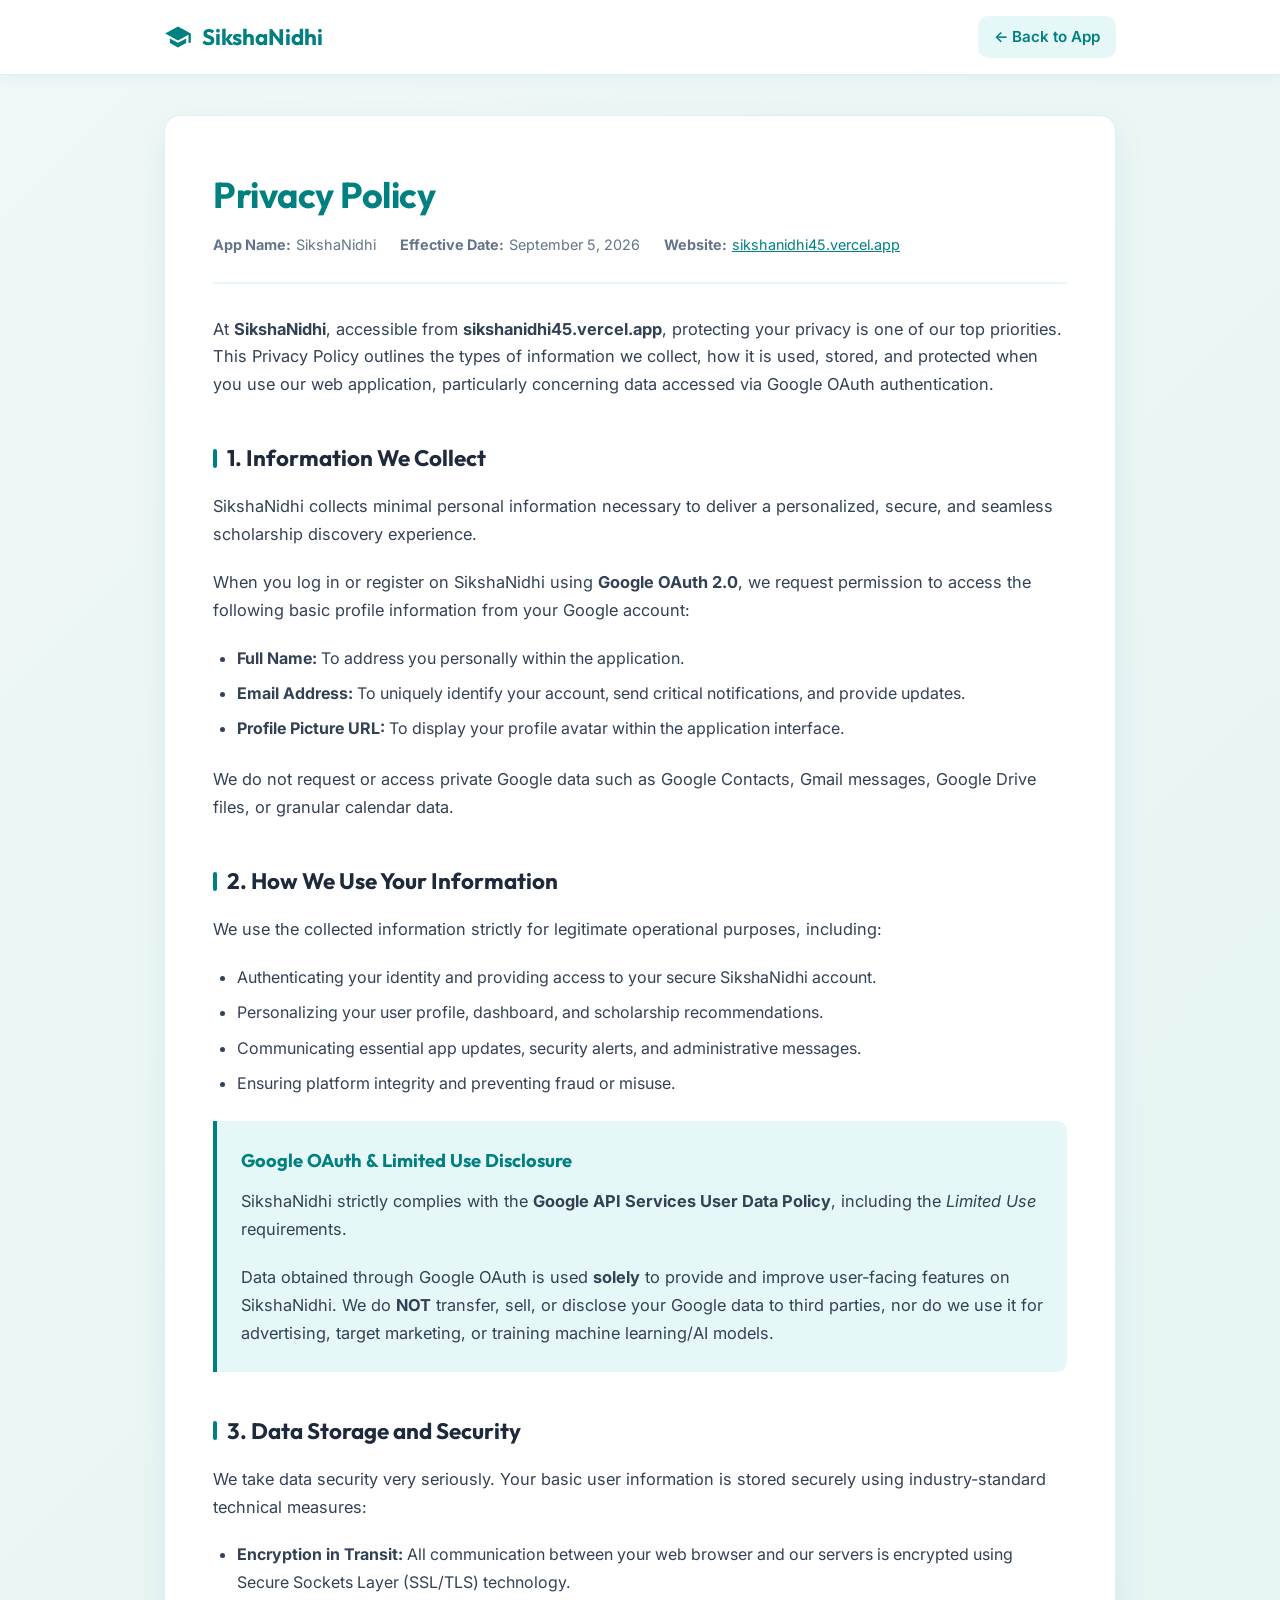
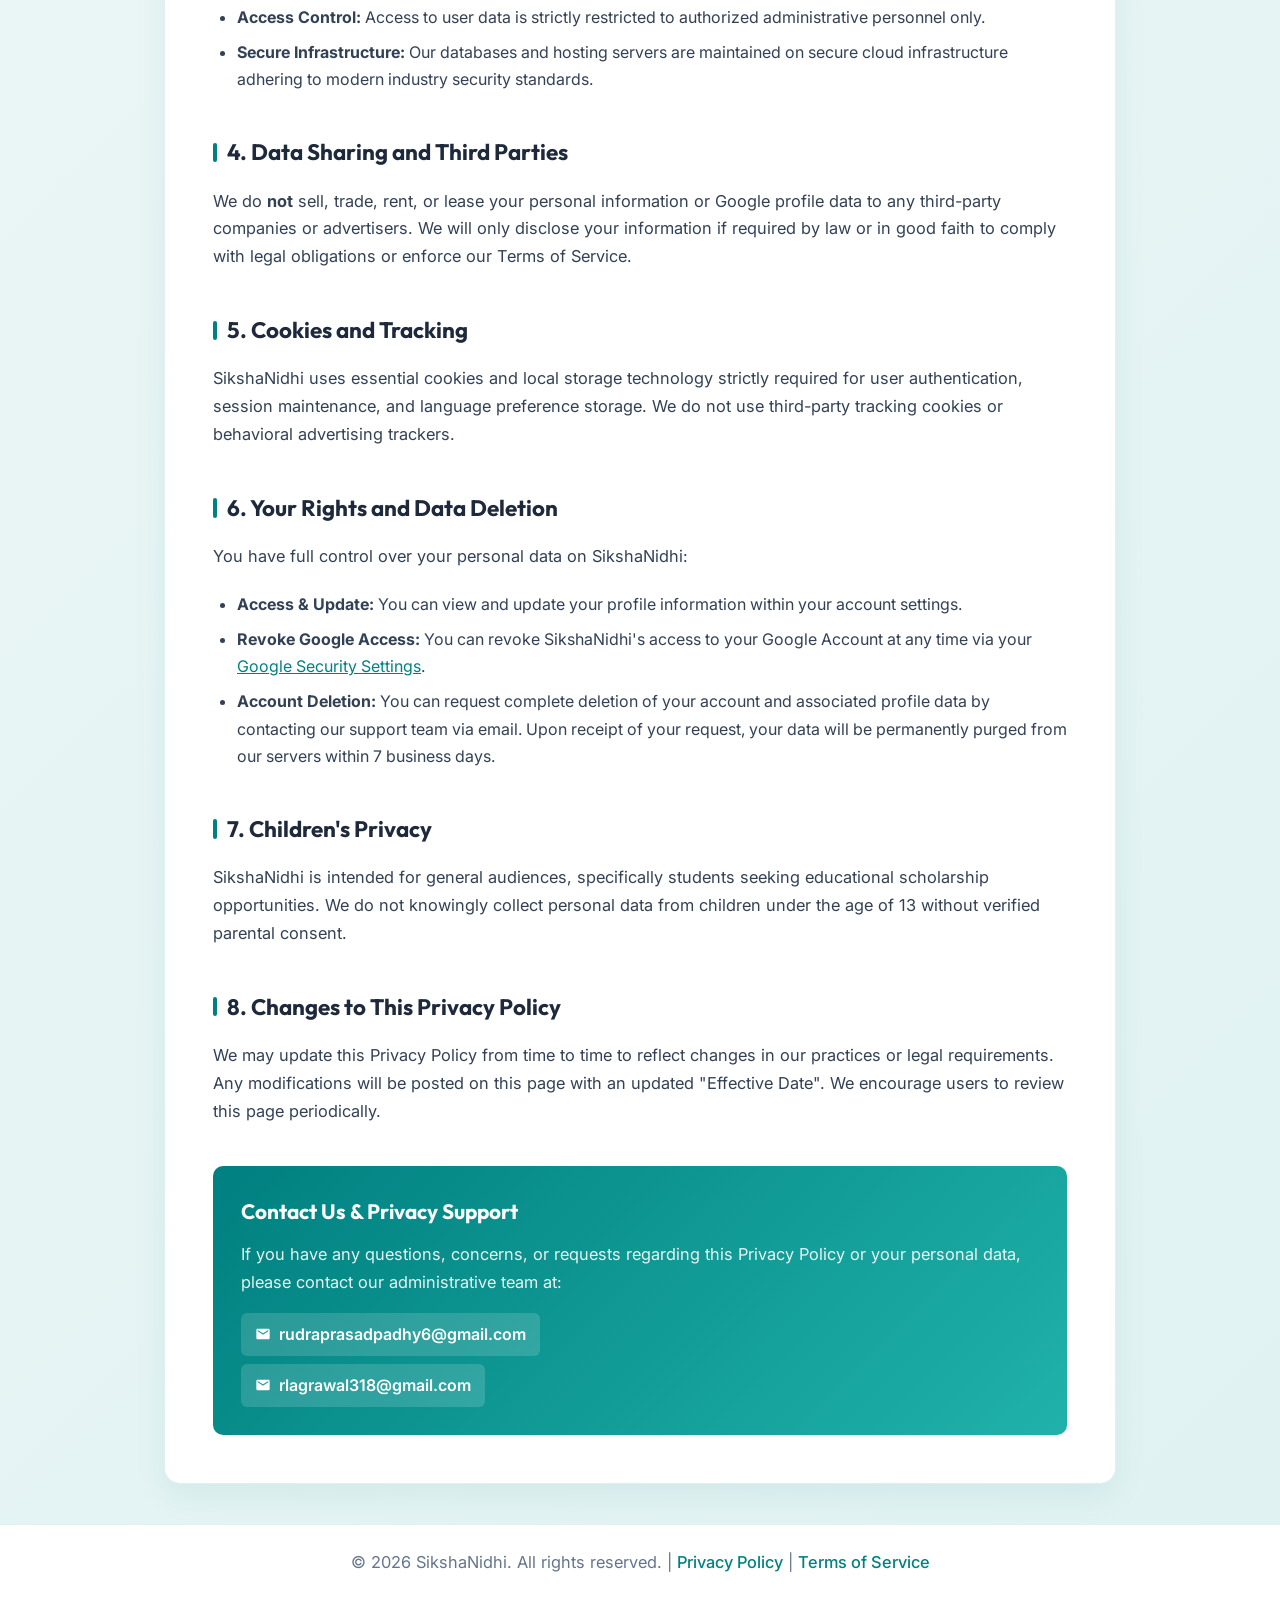
<file: privacy.html>
<!DOCTYPE html>
<html lang="en">
<head>
    <meta charset="UTF-8">
    <meta name="viewport" content="width=device-width, initial-scale=1.0">
    <title>Privacy Policy - SikshaNidhi</title>
    <meta name="description" content="Privacy Policy for SikshaNidhi application detailing how user data and Google OAuth information are collected, used, and protected.">
    <link rel="preconnect" href="https://fonts.googleapis.com">
    <link rel="preconnect" href="https://fonts.gstatic.com" crossorigin>
    <link href="https://fonts.googleapis.com/css2?family=Inter:wght@300;400;500;600;700&family=Outfit:wght@500;600;700;800&display=swap" rel="stylesheet">
    <style>
        :root {
            --primary-teal: #008080;
            --soft-teal: #20b2aa;
            --light-teal: #e6f7f7;
            --accent-aqua: #00c9a7;
            --dark-text: #1e293b;
            --body-text: #334155;
            --muted-text: #64748b;
            --bg-gradient: linear-gradient(135deg, #f0f7f7 0%, #e0f2f2 100%);
            --card-bg: #ffffff;
            --border-color: rgba(0, 128, 128, 0.12);
            --shadow-sm: 0 4px 12px rgba(0, 128, 128, 0.05);
            --shadow-md: 0 12px 32px rgba(0, 128, 128, 0.08);
            --radius-lg: 16px;
            --radius-md: 10px;
        }

        * {
            margin: 0;
            padding: 0;
            box-sizing: border-box;
            font-family: 'Inter', -apple-system, BlinkMacSystemFont, sans-serif;
        }

        body {
            background: var(--bg-gradient);
            color: var(--body-text);
            line-height: 1.7;
            min-height: 100vh;
            display: flex;
            flex-direction: column;
        }

        /* Navbar Header */
        header {
            background: var(--card-bg);
            border-bottom: 1px solid var(--border-color);
            position: sticky;
            top: 0;
            z-index: 100;
            box-shadow: var(--shadow-sm);
        }

        .nav-container {
            max-width: 1000px;
            margin: 0 auto;
            padding: 1rem 1.5rem;
            display: flex;
            justify-content: space-between;
            align-items: center;
        }

        .brand-logo {
            display: flex;
            align-items: center;
            gap: 10px;
            text-decoration: none;
            color: var(--primary-teal);
            font-family: 'Outfit', sans-serif;
            font-size: 1.4rem;
            font-weight: 700;
        }

        .brand-logo svg {
            width: 28px;
            height: 28px;
            fill: var(--primary-teal);
        }

        .back-link {
            color: var(--primary-teal);
            text-decoration: none;
            font-weight: 600;
            font-size: 0.95rem;
            display: flex;
            align-items: center;
            gap: 6px;
            padding: 8px 16px;
            border-radius: var(--radius-md);
            background: var(--light-teal);
            transition: all 0.2s ease;
        }

        .back-link:hover {
            background: var(--soft-teal);
            color: #ffffff;
        }

        /* Main Wrapper */
        main {
            flex: 1;
            max-width: 1000px;
            width: 100%;
            margin: 2.5rem auto;
            padding: 0 1.5rem;
        }

        /* Policy Container Card */
        .policy-card {
            background: var(--card-bg);
            border-radius: var(--radius-lg);
            border: 1px solid var(--border-color);
            box-shadow: var(--shadow-md);
            padding: 3rem;
        }

        .policy-header {
            border-bottom: 2px solid var(--light-teal);
            padding-bottom: 1.5rem;
            margin-bottom: 2rem;
        }

        h1 {
            font-family: 'Outfit', sans-serif;
            font-size: 2.25rem;
            color: var(--primary-teal);
            margin-bottom: 0.5rem;
            letter-spacing: -0.5px;
        }

        .meta-info {
            font-size: 0.9rem;
            color: var(--muted-text);
            display: flex;
            gap: 1.5rem;
            flex-wrap: wrap;
        }

        .meta-info span {
            display: flex;
            align-items: center;
            gap: 5px;
        }

        /* Content Typography */
        h2 {
            font-family: 'Outfit', sans-serif;
            font-size: 1.4rem;
            color: var(--dark-text);
            margin: 2rem 0 1rem 0;
            padding-top: 0.5rem;
            display: flex;
            align-items: center;
            gap: 10px;
        }

        h2::before {
            content: '';
            display: inline-block;
            width: 4px;
            height: 1.2rem;
            background: var(--primary-teal);
            border-radius: 4px;
        }

        p {
            margin-bottom: 1.25rem;
            font-size: 1.025rem;
        }

        ul {
            margin-bottom: 1.5rem;
            padding-left: 1.5rem;
        }

        li {
            margin-bottom: 0.5rem;
            font-size: 1rem;
        }

        /* Highlight Box for Google OAuth */
        .highlight-box {
            background: var(--light-teal);
            border-left: 4px solid var(--primary-teal);
            border-radius: 0 var(--radius-md) var(--radius-md) 0;
            padding: 1.5rem;
            margin: 1.5rem 0;
        }

        .highlight-box h3 {
            font-family: 'Outfit', sans-serif;
            color: var(--primary-teal);
            font-size: 1.15rem;
            margin-bottom: 0.75rem;
        }

        .highlight-box p:last-child {
            margin-bottom: 0;
        }

        /* Contact Box */
        .contact-card {
            background: linear-gradient(135deg, var(--primary-teal) 0%, var(--soft-teal) 100%);
            color: #ffffff;
            border-radius: var(--radius-md);
            padding: 1.75rem;
            margin-top: 2.5rem;
        }

        .contact-card h3 {
            font-family: 'Outfit', sans-serif;
            font-size: 1.3rem;
            margin-bottom: 0.75rem;
        }

        .contact-card p {
            color: rgba(255, 255, 255, 0.9);
            margin-bottom: 1rem;
        }

        .email-list {
            display: flex;
            flex-direction: column;
            gap: 0.5rem;
        }

        .email-item {
            color: #ffffff;
            text-decoration: none;
            font-weight: 600;
            display: inline-flex;
            align-items: center;
            gap: 8px;
            background: rgba(255, 255, 255, 0.15);
            padding: 8px 14px;
            border-radius: 6px;
            width: fit-content;
            transition: background 0.2s ease;
        }

        .email-item:hover {
            background: rgba(255, 255, 255, 0.3);
        }

        /* Footer */
        footer {
            background: var(--card-bg);
            border-top: 1px solid var(--border-color);
            padding: 1.5rem 0;
            text-align: center;
            font-size: 0.9rem;
            color: var(--muted-text);
            margin-top: auto;
        }

        footer a {
            color: var(--primary-teal);
            text-decoration: none;
            font-weight: 500;
        }

        footer a:hover {
            text-decoration: underline;
        }

        /* Responsive Breakpoints */
        @media (max-width: 768px) {
            main {
                margin: 1.25rem auto;
                padding: 0 1rem;
            }

            .policy-card {
                padding: 1.75rem 1.25rem;
            }

            h1 {
                font-size: 1.75rem;
            }

            h2 {
                font-size: 1.2rem;
            }

            .email-item {
                width: 100%;
            }
        }
    </style>
</head>
<body>

    <!-- Header Navigation -->
    <header>
        <div class="nav-container">
            <a href="https://sikshanidhi45.vercel.app" class="brand-logo">
                <svg viewBox="0 0 24 24">
                    <path d="M12 3L1 9l11 6 9-4.91V17h2V9L12 3zM5 13.18v4L12 21l7-3.82v-4L12 17l-7-3.82z"/>
                </svg>
                SikshaNidhi
            </a>
            <a href="https://sikshanidhi45.vercel.app" class="back-link">
                &larr; Back to App
            </a>
        </div>
    </header>

    <!-- Main Content -->
    <main>
        <div class="policy-card">
            <div class="policy-header">
                <h1>Privacy Policy</h1>
                <div class="meta-info">
                    <span><strong>App Name:</strong> SikshaNidhi</span>
                    <span><strong>Effective Date:</strong> September 5, 2026</span>
                    <span><strong>Website:</strong> <a href="https://sikshanidhi45.vercel.app" style="color: var(--primary-teal);">sikshanidhi45.vercel.app</a></span>
                </div>
            </div>

            <p>At <strong>SikshaNidhi</strong>, accessible from <strong>sikshanidhi45.vercel.app</strong>, protecting your privacy is one of our top priorities. This Privacy Policy outlines the types of information we collect, how it is used, stored, and protected when you use our web application, particularly concerning data accessed via Google OAuth authentication.</p>

            <h2>1. Information We Collect</h2>
            <p>SikshaNidhi collects minimal personal information necessary to deliver a personalized, secure, and seamless scholarship discovery experience.</p>
            <p>When you log in or register on SikshaNidhi using <strong>Google OAuth 2.0</strong>, we request permission to access the following basic profile information from your Google account:</p>
            <ul>
                <li><strong>Full Name:</strong> To address you personally within the application.</li>
                <li><strong>Email Address:</strong> To uniquely identify your account, send critical notifications, and provide updates.</li>
                <li><strong>Profile Picture URL:</strong> To display your profile avatar within the application interface.</li>
            </ul>
            <p>We do not request or access private Google data such as Google Contacts, Gmail messages, Google Drive files, or granular calendar data.</p>

            <h2>2. How We Use Your Information</h2>
            <p>We use the collected information strictly for legitimate operational purposes, including:</p>
            <ul>
                <li>Authenticating your identity and providing access to your secure SikshaNidhi account.</li>
                <li>Personalizing your user profile, dashboard, and scholarship recommendations.</li>
                <li>Communicating essential app updates, security alerts, and administrative messages.</li>
                <li>Ensuring platform integrity and preventing fraud or misuse.</li>
            </ul>

            <div class="highlight-box">
                <h3>Google OAuth & Limited Use Disclosure</h3>
                <p>SikshaNidhi strictly complies with the <strong>Google API Services User Data Policy</strong>, including the <em>Limited Use</em> requirements.</p>
                <p>Data obtained through Google OAuth is used <strong>solely</strong> to provide and improve user-facing features on SikshaNidhi. We do <strong>NOT</strong> transfer, sell, or disclose your Google data to third parties, nor do we use it for advertising, target marketing, or training machine learning/AI models.</p>
            </div>

            <h2>3. Data Storage and Security</h2>
            <p>We take data security very seriously. Your basic user information is stored securely using industry-standard technical measures:</p>
            <ul>
                <li><strong>Encryption in Transit:</strong> All communication between your web browser and our servers is encrypted using Secure Sockets Layer (SSL/TLS) technology.</li>
                <li><strong>Access Control:</strong> Access to user data is strictly restricted to authorized administrative personnel only.</li>
                <li><strong>Secure Infrastructure:</strong> Our databases and hosting servers are maintained on secure cloud infrastructure adhering to modern industry security standards.</li>
            </ul>

            <h2>4. Data Sharing and Third Parties</h2>
            <p>We do <strong>not</strong> sell, trade, rent, or lease your personal information or Google profile data to any third-party companies or advertisers. We will only disclose your information if required by law or in good faith to comply with legal obligations or enforce our Terms of Service.</p>

            <h2>5. Cookies and Tracking</h2>
            <p>SikshaNidhi uses essential cookies and local storage technology strictly required for user authentication, session maintenance, and language preference storage. We do not use third-party tracking cookies or behavioral advertising trackers.</p>

            <h2>6. Your Rights and Data Deletion</h2>
            <p>You have full control over your personal data on SikshaNidhi:</p>
            <ul>
                <li><strong>Access & Update:</strong> You can view and update your profile information within your account settings.</li>
                <li><strong>Revoke Google Access:</strong> You can revoke SikshaNidhi's access to your Google Account at any time via your <a href="https://myaccount.google.com/permissions" target="_blank" rel="noopener noreferrer" style="color: var(--primary-teal);">Google Security Settings</a>.</li>
                <li><strong>Account Deletion:</strong> You can request complete deletion of your account and associated profile data by contacting our support team via email. Upon receipt of your request, your data will be permanently purged from our servers within 7 business days.</li>
            </ul>

            <h2>7. Children's Privacy</h2>
            <p>SikshaNidhi is intended for general audiences, specifically students seeking educational scholarship opportunities. We do not knowingly collect personal data from children under the age of 13 without verified parental consent.</p>

            <h2>8. Changes to This Privacy Policy</h2>
            <p>We may update this Privacy Policy from time to time to reflect changes in our practices or legal requirements. Any modifications will be posted on this page with an updated "Effective Date". We encourage users to review this page periodically.</p>

            <div class="contact-card">
                <h3>Contact Us & Privacy Support</h3>
                <p>If you have any questions, concerns, or requests regarding this Privacy Policy or your personal data, please contact our administrative team at:</p>
                <div class="email-list">
                    <a href="mailto:rudraprasadpadhy6@gmail.com" class="email-item">
                        <svg width="16" height="16" fill="currentColor" viewBox="0 0 24 24"><path d="M20 4H4c-1.1 0-1.99.9-1.99 2L2 18c0 1.1.9 2 2 2h16c1.1 0 2-.9 2-2V6c0-1.1-.9-2-2-2zm0 4l-8 5-8-5V6l8 5 8-5v2z"/></svg>
                        rudraprasadpadhy6@gmail.com
                    </a>
                    <a href="mailto:rlagrawal318@gmail.com" class="email-item">
                        <svg width="16" height="16" fill="currentColor" viewBox="0 0 24 24"><path d="M20 4H4c-1.1 0-1.99.9-1.99 2L2 18c0 1.1.9 2 2 2h16c1.1 0 2-.9 2-2V6c0-1.1-.9-2-2-2zm0 4l-8 5-8-5V6l8 5 8-5v2z"/></svg>
                        rlagrawal318@gmail.com
                    </a>
                </div>
            </div>
        </div>
    </main>

    <!-- Footer -->
    <footer>
        <div class="container">
            <p>&copy; 2026 SikshaNidhi. All rights reserved. | <a href="privacy.html">Privacy Policy</a> | <a href="terms.html">Terms of Service</a></p>
        </div>
    </footer>

</body>
</html>
</file>
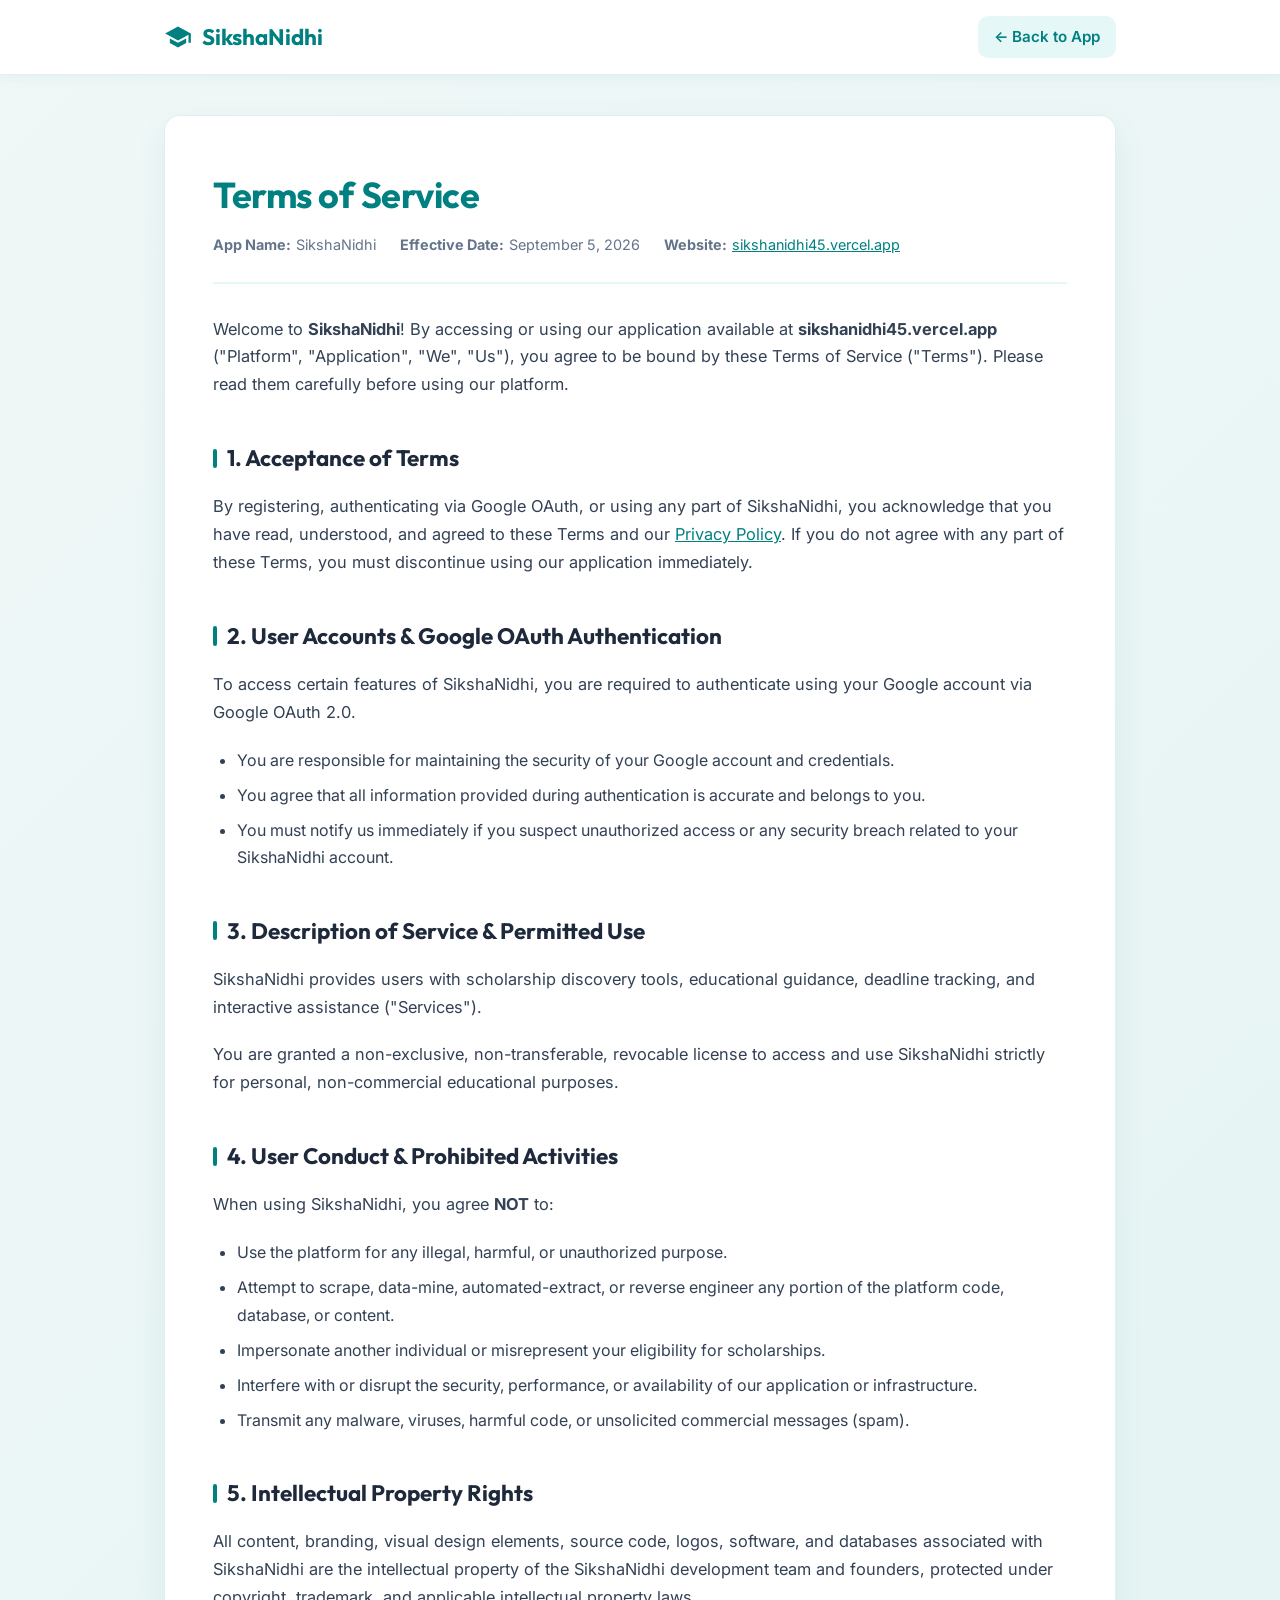
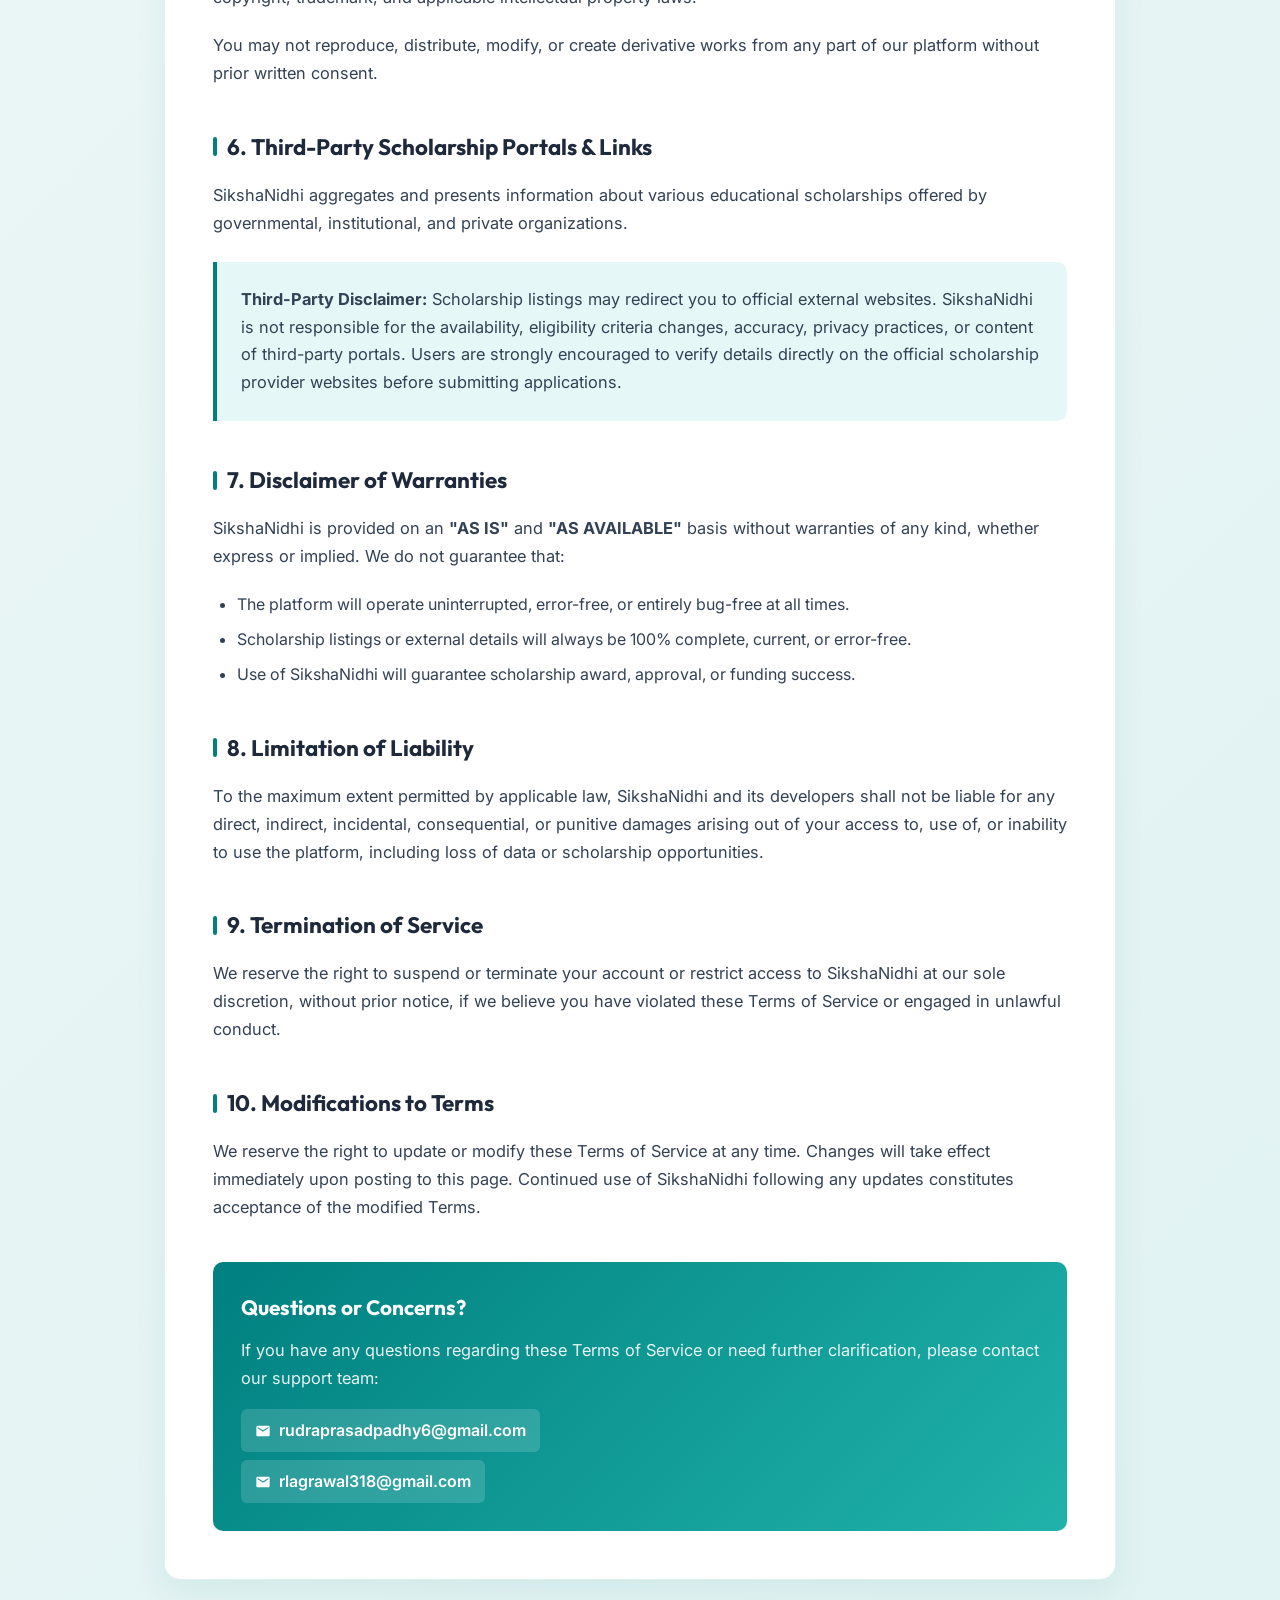
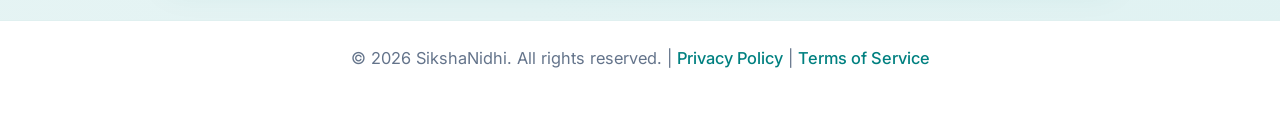
<file: terms.html>
<!DOCTYPE html>
<html lang="en">
<head>
    <meta charset="UTF-8">
    <meta name="viewport" content="width=device-width, initial-scale=1.0">
    <title>Terms of Service - SikshaNidhi</title>
    <meta name="description" content="Terms of Service for SikshaNidhi application governing the use of our scholarship guidance platform and services.">
    <link rel="preconnect" href="https://fonts.googleapis.com">
    <link rel="preconnect" href="https://fonts.gstatic.com" crossorigin>
    <link href="https://fonts.googleapis.com/css2?family=Inter:wght@300;400;500;600;700&family=Outfit:wght@500;600;700;800&display=swap" rel="stylesheet">
    <style>
        :root {
            --primary-teal: #008080;
            --soft-teal: #20b2aa;
            --light-teal: #e6f7f7;
            --accent-aqua: #00c9a7;
            --dark-text: #1e293b;
            --body-text: #334155;
            --muted-text: #64748b;
            --bg-gradient: linear-gradient(135deg, #f0f7f7 0%, #e0f2f2 100%);
            --card-bg: #ffffff;
            --border-color: rgba(0, 128, 128, 0.12);
            --shadow-sm: 0 4px 12px rgba(0, 128, 128, 0.05);
            --shadow-md: 0 12px 32px rgba(0, 128, 128, 0.08);
            --radius-lg: 16px;
            --radius-md: 10px;
        }

        * {
            margin: 0;
            padding: 0;
            box-sizing: border-box;
            font-family: 'Inter', -apple-system, BlinkMacSystemFont, sans-serif;
        }

        body {
            background: var(--bg-gradient);
            color: var(--body-text);
            line-height: 1.7;
            min-height: 100vh;
            display: flex;
            flex-direction: column;
        }

        /* Navbar Header */
        header {
            background: var(--card-bg);
            border-bottom: 1px solid var(--border-color);
            position: sticky;
            top: 0;
            z-index: 100;
            box-shadow: var(--shadow-sm);
        }

        .nav-container {
            max-width: 1000px;
            margin: 0 auto;
            padding: 1rem 1.5rem;
            display: flex;
            justify-content: space-between;
            align-items: center;
        }

        .brand-logo {
            display: flex;
            align-items: center;
            gap: 10px;
            text-decoration: none;
            color: var(--primary-teal);
            font-family: 'Outfit', sans-serif;
            font-size: 1.4rem;
            font-weight: 700;
        }

        .brand-logo svg {
            width: 28px;
            height: 28px;
            fill: var(--primary-teal);
        }

        .back-link {
            color: var(--primary-teal);
            text-decoration: none;
            font-weight: 600;
            font-size: 0.95rem;
            display: flex;
            align-items: center;
            gap: 6px;
            padding: 8px 16px;
            border-radius: var(--radius-md);
            background: var(--light-teal);
            transition: all 0.2s ease;
        }

        .back-link:hover {
            background: var(--soft-teal);
            color: #ffffff;
        }

        /* Main Wrapper */
        main {
            flex: 1;
            max-width: 1000px;
            width: 100%;
            margin: 2.5rem auto;
            padding: 0 1.5rem;
        }

        /* Terms Container Card */
        .terms-card {
            background: var(--card-bg);
            border-radius: var(--radius-lg);
            border: 1px solid var(--border-color);
            box-shadow: var(--shadow-md);
            padding: 3rem;
        }

        .terms-header {
            border-bottom: 2px solid var(--light-teal);
            padding-bottom: 1.5rem;
            margin-bottom: 2rem;
        }

        h1 {
            font-family: 'Outfit', sans-serif;
            font-size: 2.25rem;
            color: var(--primary-teal);
            margin-bottom: 0.5rem;
            letter-spacing: -0.5px;
        }

        .meta-info {
            font-size: 0.9rem;
            color: var(--muted-text);
            display: flex;
            gap: 1.5rem;
            flex-wrap: wrap;
        }

        .meta-info span {
            display: flex;
            align-items: center;
            gap: 5px;
        }

        /* Content Typography */
        h2 {
            font-family: 'Outfit', sans-serif;
            font-size: 1.4rem;
            color: var(--dark-text);
            margin: 2rem 0 1rem 0;
            padding-top: 0.5rem;
            display: flex;
            align-items: center;
            gap: 10px;
        }

        h2::before {
            content: '';
            display: inline-block;
            width: 4px;
            height: 1.2rem;
            background: var(--primary-teal);
            border-radius: 4px;
        }

        p {
            margin-bottom: 1.25rem;
            font-size: 1.025rem;
        }

        ul {
            margin-bottom: 1.5rem;
            padding-left: 1.5rem;
        }

        li {
            margin-bottom: 0.5rem;
            font-size: 1rem;
        }

        /* Highlight Box */
        .highlight-box {
            background: var(--light-teal);
            border-left: 4px solid var(--primary-teal);
            border-radius: 0 var(--radius-md) var(--radius-md) 0;
            padding: 1.5rem;
            margin: 1.5rem 0;
        }

        .highlight-box p:last-child {
            margin-bottom: 0;
        }

        /* Contact Box */
        .contact-card {
            background: linear-gradient(135deg, var(--primary-teal) 0%, var(--soft-teal) 100%);
            color: #ffffff;
            border-radius: var(--radius-md);
            padding: 1.75rem;
            margin-top: 2.5rem;
        }

        .contact-card h3 {
            font-family: 'Outfit', sans-serif;
            font-size: 1.3rem;
            margin-bottom: 0.75rem;
        }

        .contact-card p {
            color: rgba(255, 255, 255, 0.9);
            margin-bottom: 1rem;
        }

        .email-list {
            display: flex;
            flex-direction: column;
            gap: 0.5rem;
        }

        .email-item {
            color: #ffffff;
            text-decoration: none;
            font-weight: 600;
            display: inline-flex;
            align-items: center;
            gap: 8px;
            background: rgba(255, 255, 255, 0.15);
            padding: 8px 14px;
            border-radius: 6px;
            width: fit-content;
            transition: background 0.2s ease;
        }

        .email-item:hover {
            background: rgba(255, 255, 255, 0.3);
        }

        /* Footer */
        footer {
            background: var(--card-bg);
            border-top: 1px solid var(--border-color);
            padding: 1.5rem 0;
            text-align: center;
            font-size: 0.9rem;
            color: var(--muted-text);
            margin-top: auto;
        }

        footer a {
            color: var(--primary-teal);
            text-decoration: none;
            font-weight: 500;
        }

        footer a:hover {
            text-decoration: underline;
        }

        /* Responsive Breakpoints */
        @media (max-width: 768px) {
            main {
                margin: 1.25rem auto;
                padding: 0 1rem;
            }

            .terms-card {
                padding: 1.75rem 1.25rem;
            }

            h1 {
                font-size: 1.75rem;
            }

            h2 {
                font-size: 1.2rem;
            }

            .email-item {
                width: 100%;
            }
        }
    </style>
</head>
<body>

    <!-- Header Navigation -->
    <header>
        <div class="nav-container">
            <a href="https://sikshanidhi45.vercel.app" class="brand-logo">
                <svg viewBox="0 0 24 24">
                    <path d="M12 3L1 9l11 6 9-4.91V17h2V9L12 3zM5 13.18v4L12 21l7-3.82v-4L12 17l-7-3.82z"/>
                </svg>
                SikshaNidhi
            </a>
            <a href="https://sikshanidhi45.vercel.app" class="back-link">
                &larr; Back to App
            </a>
        </div>
    </header>

    <!-- Main Content -->
    <main>
        <div class="terms-card">
            <div class="terms-header">
                <h1>Terms of Service</h1>
                <div class="meta-info">
                    <span><strong>App Name:</strong> SikshaNidhi</span>
                    <span><strong>Effective Date:</strong> September 5, 2026</span>
                    <span><strong>Website:</strong> <a href="https://sikshanidhi45.vercel.app" style="color: var(--primary-teal);">sikshanidhi45.vercel.app</a></span>
                </div>
            </div>

            <p>Welcome to <strong>SikshaNidhi</strong>! By accessing or using our application available at <strong>sikshanidhi45.vercel.app</strong> ("Platform", "Application", "We", "Us"), you agree to be bound by these Terms of Service ("Terms"). Please read them carefully before using our platform.</p>

            <h2>1. Acceptance of Terms</h2>
            <p>By registering, authenticating via Google OAuth, or using any part of SikshaNidhi, you acknowledge that you have read, understood, and agreed to these Terms and our <a href="privacy.html" style="color: var(--primary-teal);">Privacy Policy</a>. If you do not agree with any part of these Terms, you must discontinue using our application immediately.</p>

            <h2>2. User Accounts & Google OAuth Authentication</h2>
            <p>To access certain features of SikshaNidhi, you are required to authenticate using your Google account via Google OAuth 2.0.</p>
            <ul>
                <li>You are responsible for maintaining the security of your Google account and credentials.</li>
                <li>You agree that all information provided during authentication is accurate and belongs to you.</li>
                <li>You must notify us immediately if you suspect unauthorized access or any security breach related to your SikshaNidhi account.</li>
            </ul>

            <h2>3. Description of Service & Permitted Use</h2>
            <p>SikshaNidhi provides users with scholarship discovery tools, educational guidance, deadline tracking, and interactive assistance ("Services").</p>
            <p>You are granted a non-exclusive, non-transferable, revocable license to access and use SikshaNidhi strictly for personal, non-commercial educational purposes.</p>

            <h2>4. User Conduct & Prohibited Activities</h2>
            <p>When using SikshaNidhi, you agree <strong>NOT</strong> to:</p>
            <ul>
                <li>Use the platform for any illegal, harmful, or unauthorized purpose.</li>
                <li>Attempt to scrape, data-mine, automated-extract, or reverse engineer any portion of the platform code, database, or content.</li>
                <li>Impersonate another individual or misrepresent your eligibility for scholarships.</li>
                <li>Interfere with or disrupt the security, performance, or availability of our application or infrastructure.</li>
                <li>Transmit any malware, viruses, harmful code, or unsolicited commercial messages (spam).</li>
            </ul>

            <h2>5. Intellectual Property Rights</h2>
            <p>All content, branding, visual design elements, source code, logos, software, and databases associated with SikshaNidhi are the intellectual property of the SikshaNidhi development team and founders, protected under copyright, trademark, and applicable intellectual property laws.</p>
            <p>You may not reproduce, distribute, modify, or create derivative works from any part of our platform without prior written consent.</p>

            <h2>6. Third-Party Scholarship Portals & Links</h2>
            <p>SikshaNidhi aggregates and presents information about various educational scholarships offered by governmental, institutional, and private organizations.</p>

            <div class="highlight-box">
                <p><strong>Third-Party Disclaimer:</strong> Scholarship listings may redirect you to official external websites. SikshaNidhi is not responsible for the availability, eligibility criteria changes, accuracy, privacy practices, or content of third-party portals. Users are strongly encouraged to verify details directly on the official scholarship provider websites before submitting applications.</p>
            </div>

            <h2>7. Disclaimer of Warranties</h2>
            <p>SikshaNidhi is provided on an <strong>"AS IS"</strong> and <strong>"AS AVAILABLE"</strong> basis without warranties of any kind, whether express or implied. We do not guarantee that:</p>
            <ul>
                <li>The platform will operate uninterrupted, error-free, or entirely bug-free at all times.</li>
                <li>Scholarship listings or external details will always be 100% complete, current, or error-free.</li>
                <li>Use of SikshaNidhi will guarantee scholarship award, approval, or funding success.</li>
            </ul>

            <h2>8. Limitation of Liability</h2>
            <p>To the maximum extent permitted by applicable law, SikshaNidhi and its developers shall not be liable for any direct, indirect, incidental, consequential, or punitive damages arising out of your access to, use of, or inability to use the platform, including loss of data or scholarship opportunities.</p>

            <h2>9. Termination of Service</h2>
            <p>We reserve the right to suspend or terminate your account or restrict access to SikshaNidhi at our sole discretion, without prior notice, if we believe you have violated these Terms of Service or engaged in unlawful conduct.</p>

            <h2>10. Modifications to Terms</h2>
            <p>We reserve the right to update or modify these Terms of Service at any time. Changes will take effect immediately upon posting to this page. Continued use of SikshaNidhi following any updates constitutes acceptance of the modified Terms.</p>

            <div class="contact-card">
                <h3>Questions or Concerns?</h3>
                <p>If you have any questions regarding these Terms of Service or need further clarification, please contact our support team:</p>
                <div class="email-list">
                    <a href="mailto:rudraprasadpadhy6@gmail.com" class="email-item">
                        <svg width="16" height="16" fill="currentColor" viewBox="0 0 24 24"><path d="M20 4H4c-1.1 0-1.99.9-1.99 2L2 18c0 1.1.9 2 2 2h16c1.1 0 2-.9 2-2V6c0-1.1-.9-2-2-2zm0 4l-8 5-8-5V6l8 5 8-5v2z"/></svg>
                        rudraprasadpadhy6@gmail.com
                    </a>
                    <a href="mailto:rlagrawal318@gmail.com" class="email-item">
                        <svg width="16" height="16" fill="currentColor" viewBox="0 0 24 24"><path d="M20 4H4c-1.1 0-1.99.9-1.99 2L2 18c0 1.1.9 2 2 2h16c1.1 0 2-.9 2-2V6c0-1.1-.9-2-2-2zm0 4l-8 5-8-5V6l8 5 8-5v2z"/></svg>
                        rlagrawal318@gmail.com
                    </a>
                </div>
            </div>
        </div>
    </main>

    <!-- Footer -->
    <footer>
        <div class="container">
            <p>&copy; 2026 SikshaNidhi. All rights reserved. | <a href="privacy.html">Privacy Policy</a> | <a href="terms.html">Terms of Service</a></p>
        </div>
    </footer>

</body>
</html>
</file>
